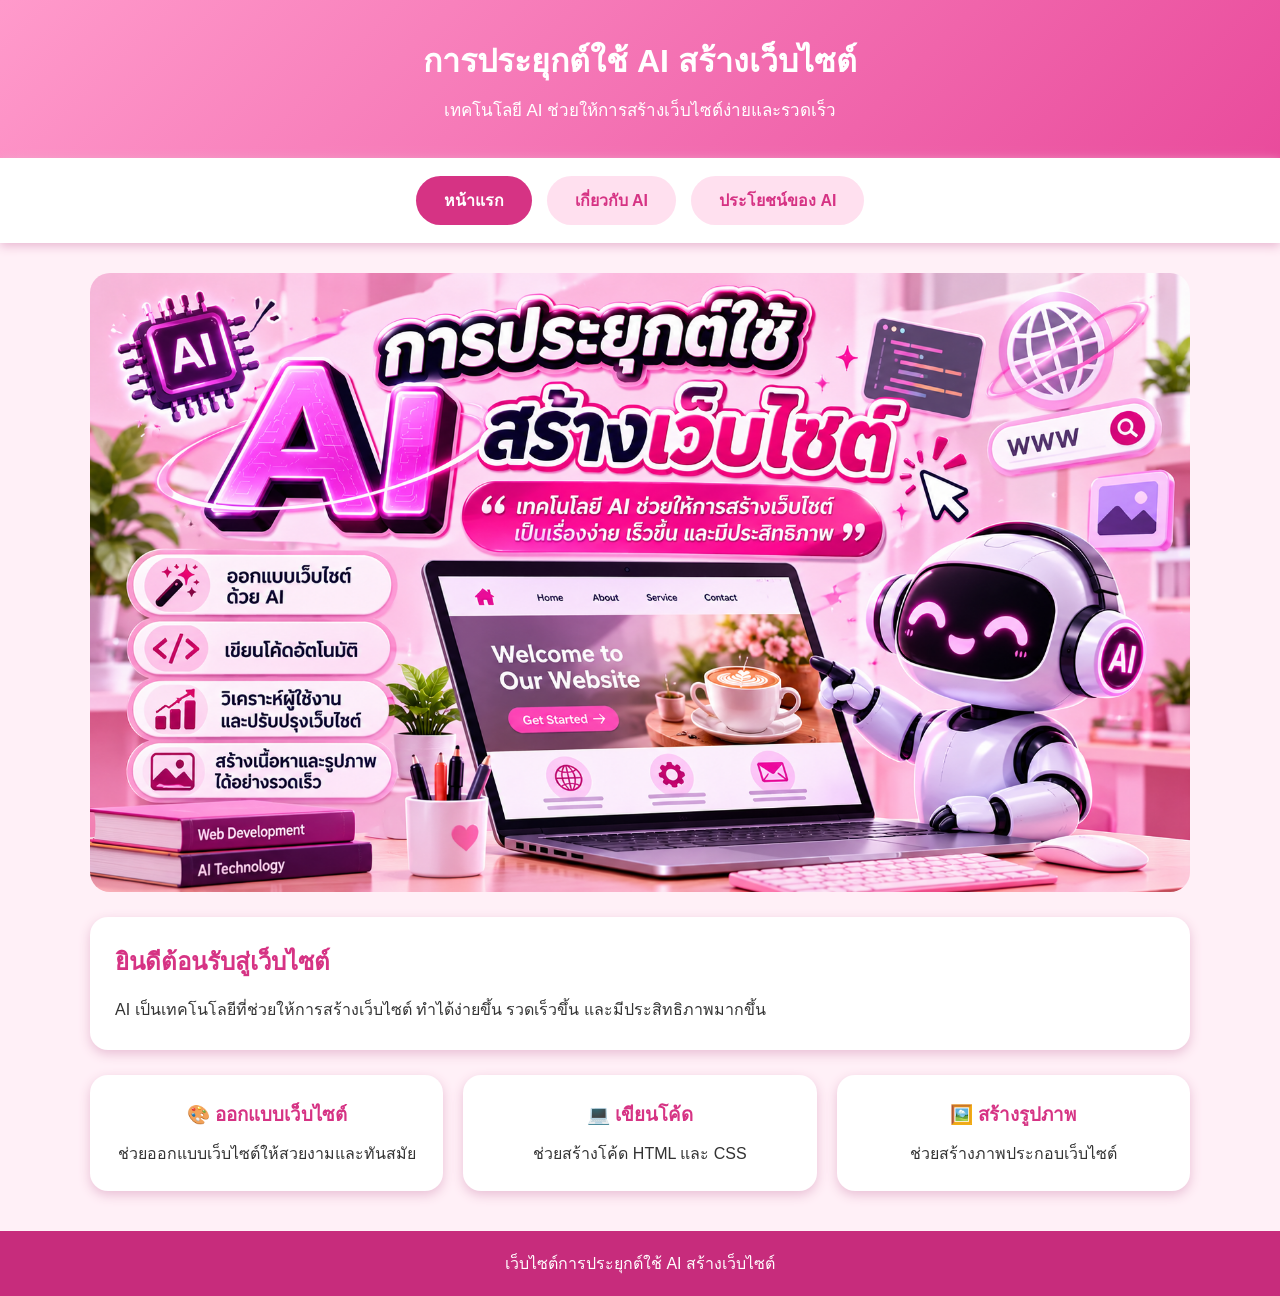
<file: index.html>
<!DOCTYPE html>
<html lang="th">
<head>
    <meta charset="UTF-8">
    <meta name="viewport" content="width=device-width, initial-scale=1.0">
    <title>AI สร้างเว็บไซต์</title>
    <link rel="stylesheet" href="style.css">
</head>
<body>

<header>
    <h1>การประยุกต์ใช้ AI สร้างเว็บไซต์</h1>
    <p>เทคโนโลยี AI ช่วยให้การสร้างเว็บไซต์ง่ายและรวดเร็ว</p>
</header>

<nav>
    <a href="index.html" class="active">หน้าแรก</a>
    <a href="about.html">เกี่ยวกับ AI</a>
    <a href="service.html">ประโยชน์ของ AI</a>
</nav>

<div class="container">

    <div class="banner">
        <img src="images/banner.png" alt="AI สร้างเว็บไซต์">
    </div>

    <section class="content">
        <h2>ยินดีต้อนรับสู่เว็บไซต์</h2>
        <p>
            AI เป็นเทคโนโลยีที่ช่วยให้การสร้างเว็บไซต์
            ทำได้ง่ายขึ้น รวดเร็วขึ้น และมีประสิทธิภาพมากขึ้น
        </p>
    </section>

    <div class="cards">

        <div class="card">
            <h3>🎨 ออกแบบเว็บไซต์</h3>
            <p>ช่วยออกแบบเว็บไซต์ให้สวยงามและทันสมัย</p>
        </div>

        <div class="card">
            <h3>💻 เขียนโค้ด</h3>
            <p>ช่วยสร้างโค้ด HTML และ CSS</p>
        </div>

        <div class="card">
            <h3>🖼️ สร้างรูปภาพ</h3>
            <p>ช่วยสร้างภาพประกอบเว็บไซต์</p>
        </div>

    </div>

</div>

<footer>
    <p>เว็บไซต์การประยุกต์ใช้ AI สร้างเว็บไซต์</p>
</footer>

</body>
</html>
</file>
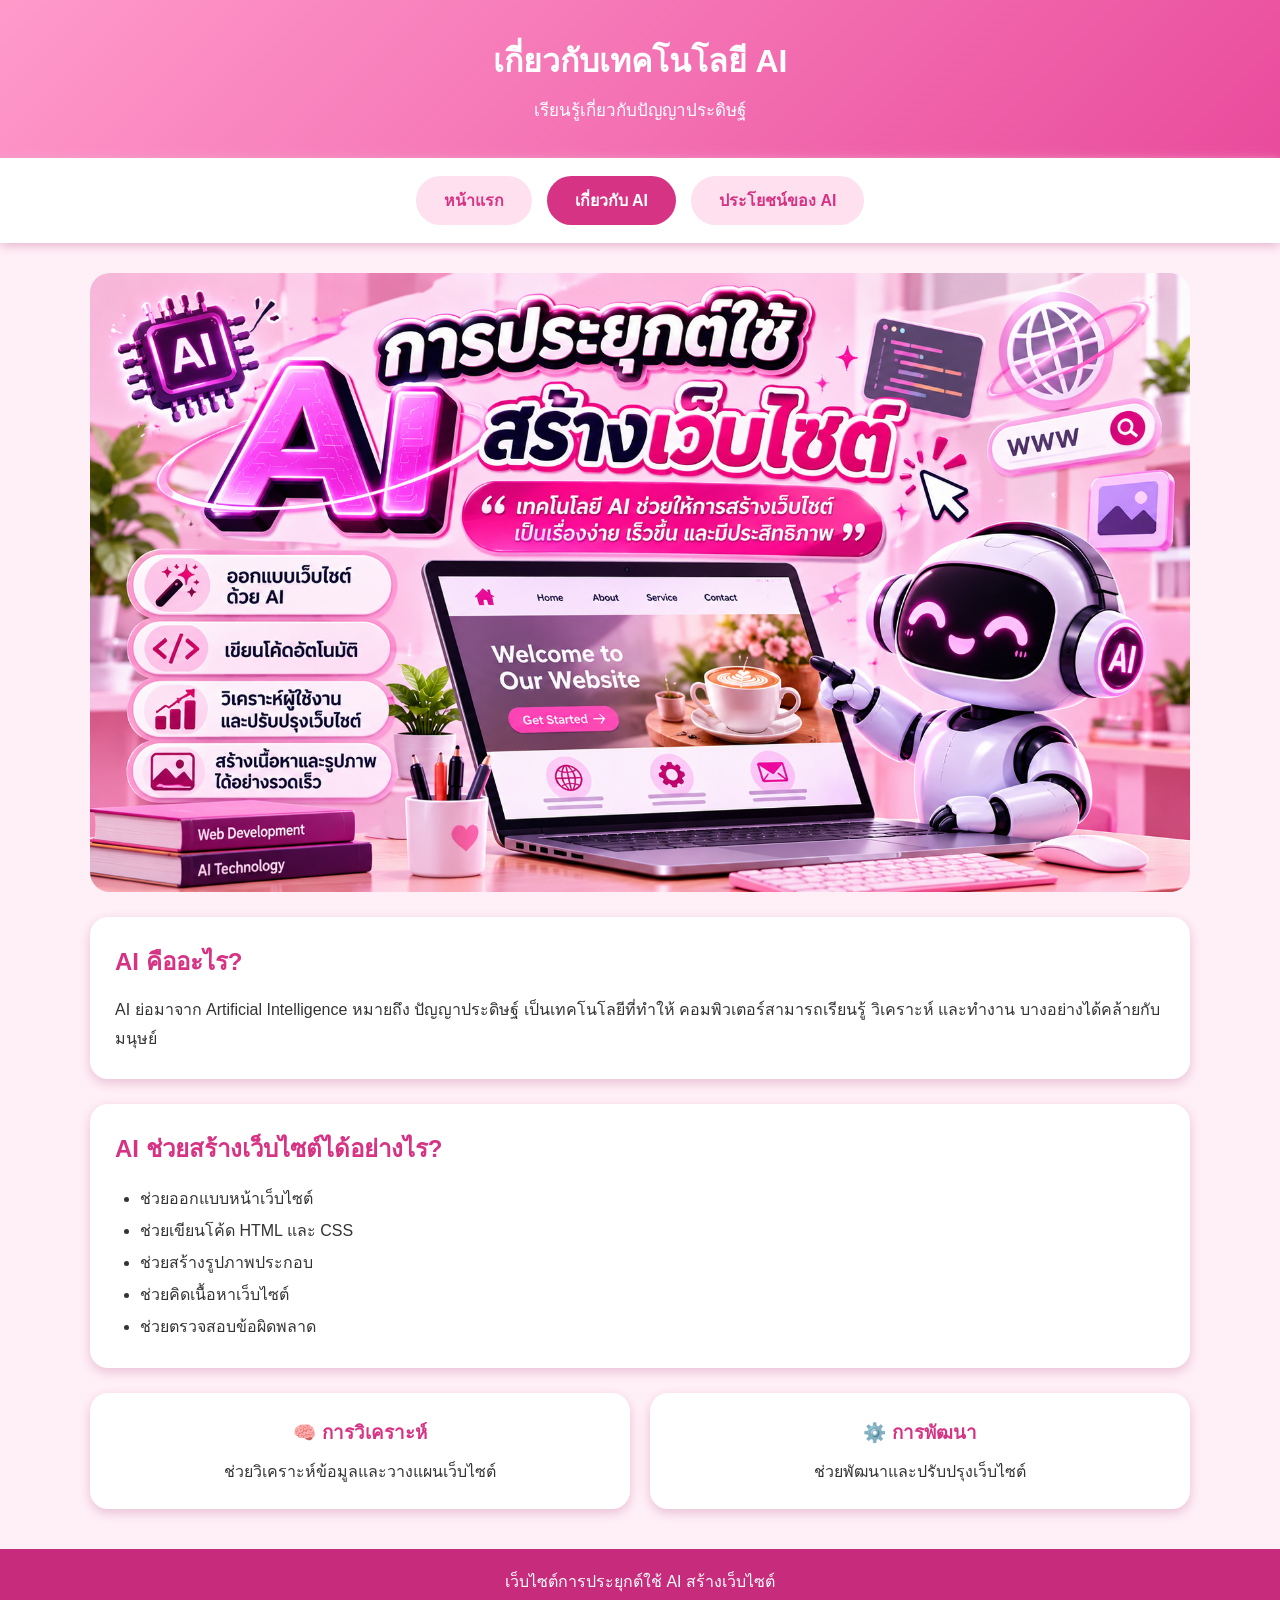
<file: about.html>
<!DOCTYPE html>
<html lang="th">
<head>
    <meta charset="UTF-8">
    <meta name="viewport" content="width=device-width, initial-scale=1.0">
    <title>เกี่ยวกับ AI</title>
    <link rel="stylesheet" href="style.css">
</head>
<body>

<header>
    <h1>เกี่ยวกับเทคโนโลยี AI</h1>
    <p>เรียนรู้เกี่ยวกับปัญญาประดิษฐ์</p>
</header>

<nav>
    <a href="index.html">หน้าแรก</a>
    <a href="about.html" class="active">เกี่ยวกับ AI</a>
    <a href="service.html">ประโยชน์ของ AI</a>
</nav>

<div class="container">
     <div class="banner">
        <img src="images/banner.png" alt="AI สร้างเว็บไซต์">
    </div>

    <section class="content">
        <h2>AI คืออะไร?</h2>

        <p>
            AI ย่อมาจาก Artificial Intelligence
            หมายถึง ปัญญาประดิษฐ์ เป็นเทคโนโลยีที่ทำให้
            คอมพิวเตอร์สามารถเรียนรู้ วิเคราะห์ และทำงาน
            บางอย่างได้คล้ายกับมนุษย์
        </p>
    </section>

    <section class="content">
        <h2>AI ช่วยสร้างเว็บไซต์ได้อย่างไร?</h2>

        <ul>
            <li>ช่วยออกแบบหน้าเว็บไซต์</li>
            <li>ช่วยเขียนโค้ด HTML และ CSS</li>
            <li>ช่วยสร้างรูปภาพประกอบ</li>
            <li>ช่วยคิดเนื้อหาเว็บไซต์</li>
            <li>ช่วยตรวจสอบข้อผิดพลาด</li>
        </ul>
    </section>

    <div class="cards">

        <div class="card">
            <h3>🧠 การวิเคราะห์</h3>
            <p>ช่วยวิเคราะห์ข้อมูลและวางแผนเว็บไซต์</p>
        </div>

        <div class="card">
            <h3>⚙️ การพัฒนา</h3>
            <p>ช่วยพัฒนาและปรับปรุงเว็บไซต์</p>
        </div>

    </div>

</div>

<footer>
    <p>เว็บไซต์การประยุกต์ใช้ AI สร้างเว็บไซต์</p>
</footer>

</body>
</html>
</file>
<file: style.css>
/* ตั้งค่าพื้นฐาน */
* {
    margin: 0;
    padding: 0;
    box-sizing: border-box;
}

body {
    font-family: Arial, Tahoma, sans-serif;
    background-color: #fff0f7;
    color: #333;
}

/* ส่วนหัวเว็บไซต์ */
header {
    background: linear-gradient(135deg, #ff9acb, #e94b9c);
    color: white;
    text-align: center;
    padding: 35px 15px;
}

header h1 {
    font-size: 32px;
    margin-bottom: 10px;
}

header p {
    font-size: 17px;
}

/* เมนูเว็บไซต์ */
nav {
    background-color: white;
    display: flex;
    justify-content: center;
    gap: 15px;
    padding: 18px;
    box-shadow: 0 3px 10px #e8b5d0;
}

nav a {
    text-decoration: none;
    color: #d63384;
    background-color: #ffe0ef;
    padding: 12px 28px;
    border-radius: 30px;
    font-weight: bold;
    transition: 0.3s;
}

/* เมื่อเอาเมาส์วางบนปุ่ม */
nav a:hover {
    background-color: #d63384;
    color: white;
    transform: translateY(-3px);
}

/* หน้าที่กำลังเปิด */
nav a.active {
    background-color: #d63384;
    color: white;
}

/* เนื้อหา */
.container {
    width: 90%;
    max-width: 1100px;
    margin: 30px auto;
}

/* รูปแบนเนอร์ */
.banner {
    width: 100%;
    overflow: hidden;
    border-radius: 20px;
    margin-bottom: 25px;
}

.banner img {
    width: 100%;
    display: block;
}

/* กล่องเนื้อหา */
.content {
    background-color: white;
    padding: 25px;
    margin-bottom: 25px;
    border-radius: 18px;
    box-shadow: 0 4px 12px #e9bfd5;
}

.content h2 {
    color: #d63384;
    margin-bottom: 15px;
}

.content p {
    line-height: 1.8;
}

.content ul {
    padding-left: 25px;
    line-height: 2;
}

/* การ์ด */
.cards {
    display: grid;
    grid-template-columns: repeat(auto-fit, minmax(220px, 1fr));
    gap: 20px;
    margin-bottom: 25px;
}

.card {
    background-color: white;
    padding: 25px;
    text-align: center;
    border-radius: 18px;
    box-shadow: 0 4px 12px #e9bfd5;
    transition: 0.3s;
}

.card:hover {
    transform: translateY(-5px);
    background-color: #ffe0ef;
}

.card h3 {
    color: #d63384;
    margin-bottom: 12px;
}

/* ส่วนท้าย */
footer {
    background-color: #c72c7c;
    color: white;
    text-align: center;
    padding: 20px;
    margin-top: 40px;
}

/* รองรับโทรศัพท์ */
@media screen and (max-width: 600px) {

    header h1 {
        font-size: 23px;
    }

    nav {
        flex-wrap: wrap;
    }

    nav a {
        padding: 10px 15px;
        font-size: 14px;
    }

    .container {
        width: 94%;
    }
}
</file>
